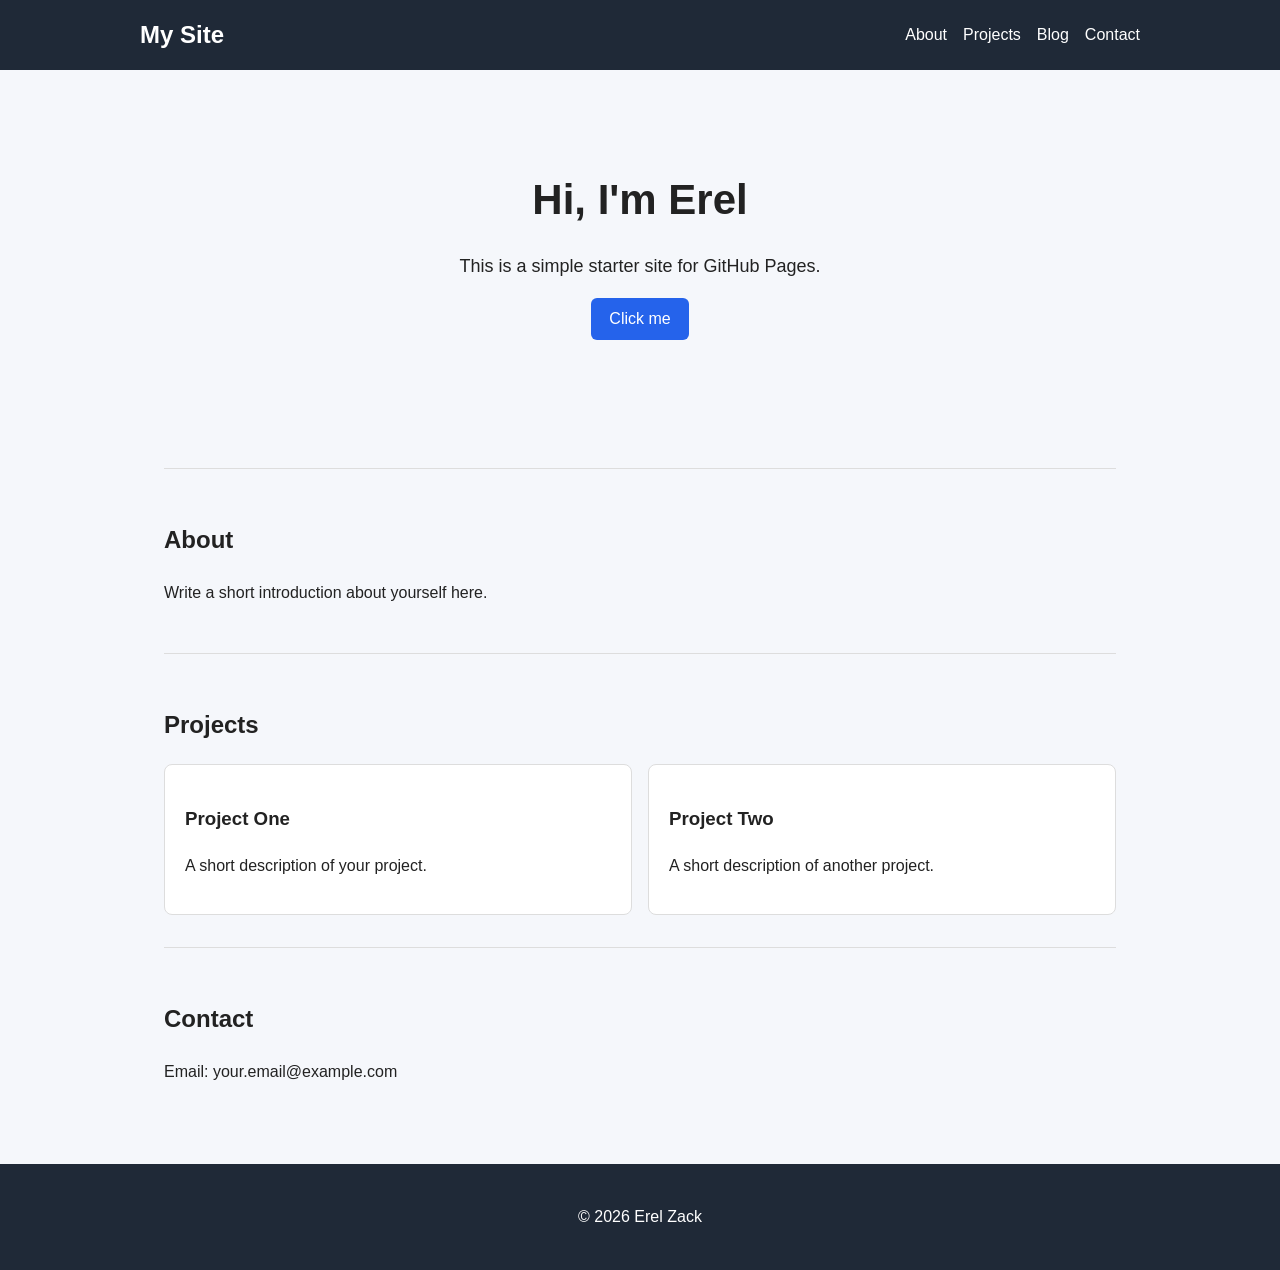
<file: index.html>
<!DOCTYPE html>
<html lang="en">
<head>
  <meta charset="UTF-8">
  <meta name="viewport" content="width=device-width, initial-scale=1.0">
  <title>My GitHub Page</title>
  <link rel="stylesheet" href="style.css">
</head>
<body>
  <header class="site-header">
    <nav>
      <h1>My Site</h1>
      <div class="nav-links">
        <a href="#about">About</a>
        <a href="#projects">Projects</a>
        <a href="#blog" id="blogToggle" aria-expanded="false" aria-controls="blog">Blog</a>
        <a href="#contact">Contact</a>
      </div>
    </nav>
  </header>

  <main>
    <section class="hero">
      <h2>Hi, I'm Erel</h2>
      <p>This is a simple starter site for GitHub Pages.</p>
      <button id="helloButton">Click me</button>
      <p id="message"></p>
    </section>

    <section id="about" class="section">
      <h2>About</h2>
      <p>Write a short introduction about yourself here.</p>
    </section>

    <section id="projects" class="section">
      <h2>Projects</h2>
      <div class="project-grid">
        <article class="project-card">
          <h3>Project One</h3>
          <p>A short description of your project.</p>
        </article>
        <article class="project-card">
          <h3>Project Two</h3>
          <p>A short description of another project.</p>
        </article>
      </div>
    </section>

    <section id="blog" class="section blog-section is-hidden">
      <div class="section-heading">
        <div>
          <h2>Blog</h2>
          <p>Notes, short explanations, and posts.</p>
        </div>
        <button id="closeBlogButton" class="secondary-button" type="button">Close</button>
      </div>

      <div id="blogStatus" class="blog-status">Loading posts...</div>
      <div id="blogList" class="blog-list" aria-live="polite"></div>
    </section>

    <section id="contact" class="section">
      <h2>Contact</h2>
      <p>Email: your.email@example.com</p>
    </section>
  </main>

  <footer>
    <p>&copy; 2026 Erel Zack</p>
  </footer>

  <script src="script.js"></script>
</body>
</html>
</file>
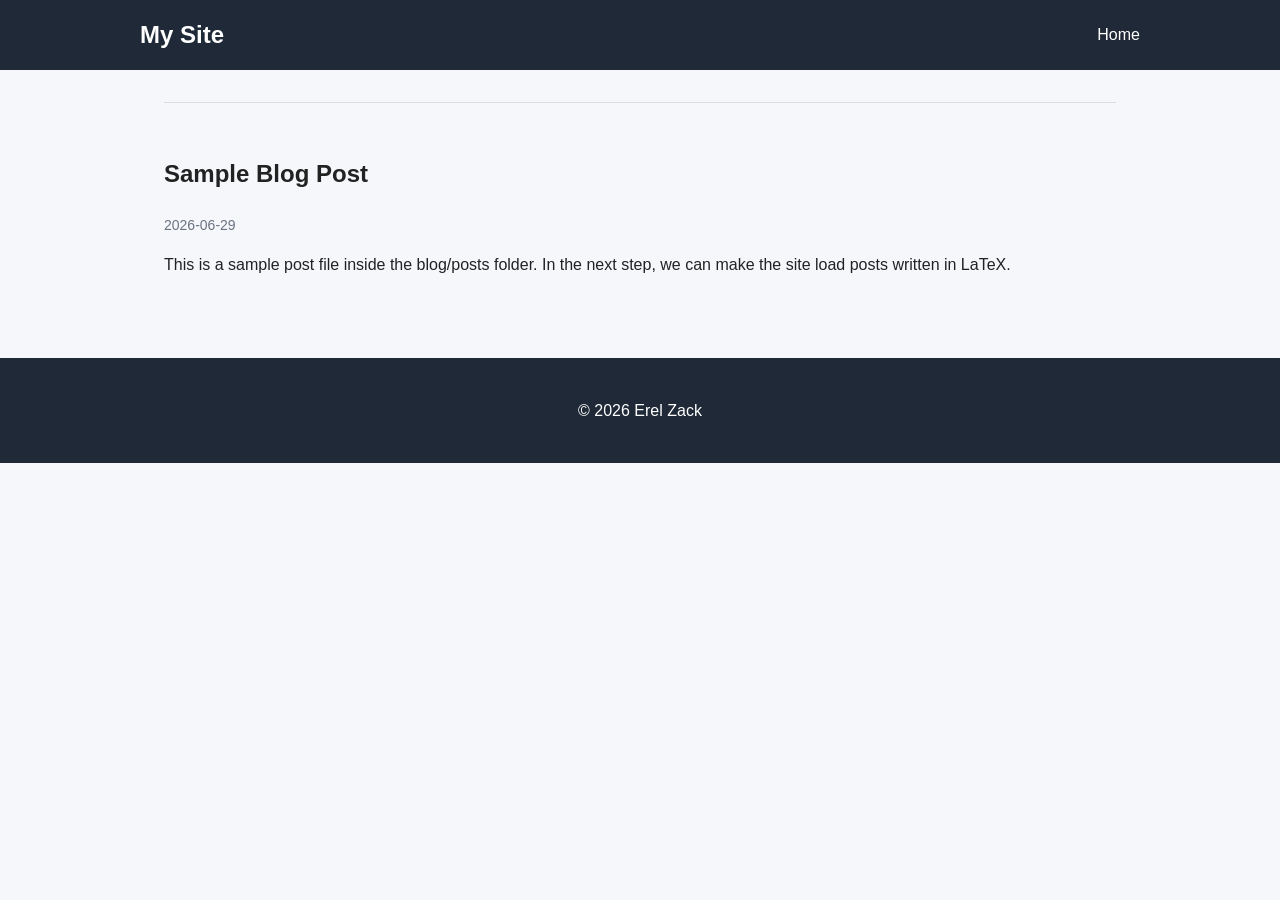
<file: blog/posts/sample-post.html>
<!DOCTYPE html>
<html lang="en">
<head>
  <meta charset="UTF-8">
  <meta name="viewport" content="width=device-width, initial-scale=1.0">
  <title>Sample Blog Post</title>
  <link rel="stylesheet" href="../../style.css">
</head>
<body>
  <header class="site-header">
    <nav>
      <h1>My Site</h1>
      <div class="nav-links">
        <a href="../../index.html">Home</a>
      </div>
    </nav>
  </header>

  <main>
    <article class="section">
      <h2>Sample Blog Post</h2>
      <p class="blog-meta">2026-06-29</p>
      <p>
        This is a sample post file inside the blog/posts folder.
        In the next step, we can make the site load posts written in LaTeX.
      </p>
    </article>
  </main>

  <footer>
    <p>&copy; 2026 Erel Zack</p>
  </footer>
</body>
</html>
</file>
<file: style.css>
* {
  box-sizing: border-box;
}

body {
  margin: 0;
  font-family: Arial, sans-serif;
  color: #222;
  background: #f5f7fb;
  line-height: 1.6;
}

.site-header {
  background: #1f2937;
  color: white;
  padding: 16px 24px;
}

nav {
  max-width: 1000px;
  margin: 0 auto;
  display: flex;
  justify-content: space-between;
  align-items: center;
  gap: 16px;
}

nav h1 {
  margin: 0;
  font-size: 24px;
}

.nav-links {
  display: flex;
  gap: 16px;
}

.nav-links a {
  color: white;
  text-decoration: none;
}

.nav-links a:hover {
  text-decoration: underline;
}

main {
  max-width: 1000px;
  margin: 0 auto;
  padding: 32px 24px;
}

.hero {
  padding: 64px 0;
  text-align: center;
}

.hero h2 {
  margin: 0 0 12px;
  font-size: 42px;
}

.hero p {
  font-size: 18px;
}

button {
  border: 0;
  border-radius: 6px;
  padding: 12px 18px;
  background: #2563eb;
  color: white;
  font-size: 16px;
  cursor: pointer;
}

button:hover {
  background: #1d4ed8;
}

.secondary-button {
  color: #1f2937;
  background: white;
  border: 1px solid #cfd6e3;
}

.secondary-button:hover {
  background: #eef2ff;
}

#message {
  min-height: 28px;
  font-weight: bold;
  color: #2563eb;
}

.section {
  padding: 32px 0;
  border-top: 1px solid #ddd;
}

.section-heading {
  display: flex;
  justify-content: space-between;
  align-items: flex-start;
  gap: 16px;
}

.section-heading h2,
.section-heading p {
  margin-top: 0;
}

.project-grid {
  display: grid;
  grid-template-columns: repeat(auto-fit, minmax(220px, 1fr));
  gap: 16px;
}

.project-card {
  padding: 20px;
  background: white;
  border: 1px solid #ddd;
  border-radius: 8px;
}

.blog-section {
  scroll-margin-top: 24px;
}

.is-hidden {
  display: none;
}

.blog-status {
  margin: 16px 0;
  color: #4b5563;
}

.blog-list {
  display: grid;
  gap: 16px;
}

.blog-post {
  display: block;
  padding: 20px;
  color: inherit;
  text-decoration: none;
  background: white;
  border: 1px solid #ddd;
  border-radius: 8px;
}

.blog-post:hover {
  border-color: #2563eb;
}

.blog-post h3 {
  margin: 0 0 8px;
}

.blog-meta {
  margin: 0 0 10px;
  color: #6b7280;
  font-size: 14px;
}

.blog-post p {
  margin: 0;
}

.post-page {
  max-width: 820px;
}

.latex-post {
  padding: 32px 0 56px;
}

.latex-post h1 {
  margin: 0 0 8px;
  font-size: 42px;
  line-height: 1.15;
}

.latex-post h2 {
  margin-top: 40px;
  padding-top: 16px;
  border-top: 1px solid #ddd;
  font-size: 28px;
}

.latex-post h3 {
  margin-top: 28px;
  font-size: 22px;
}

.latex-post p,
.latex-post li {
  font-size: 18px;
}

.latex-post a {
  color: #2563eb;
}

.latex-post blockquote {
  margin: 24px 0;
  padding: 12px 20px;
  color: #4b5563;
  background: white;
  border-left: 4px solid #2563eb;
}

.latex-post .math-block {
  margin: 24px 0;
  overflow-x: auto;
}

.latex-post ul,
.latex-post ol {
  padding-left: 28px;
}

footer {
  padding: 24px;
  text-align: center;
  color: white;
  background: #1f2937;
}

@media (max-width: 600px) {
  nav {
    flex-direction: column;
  }

  .hero h2 {
    font-size: 32px;
  }

  .latex-post h1 {
    font-size: 32px;
  }

  .section-heading {
    flex-direction: column;
  }
}
</file>
